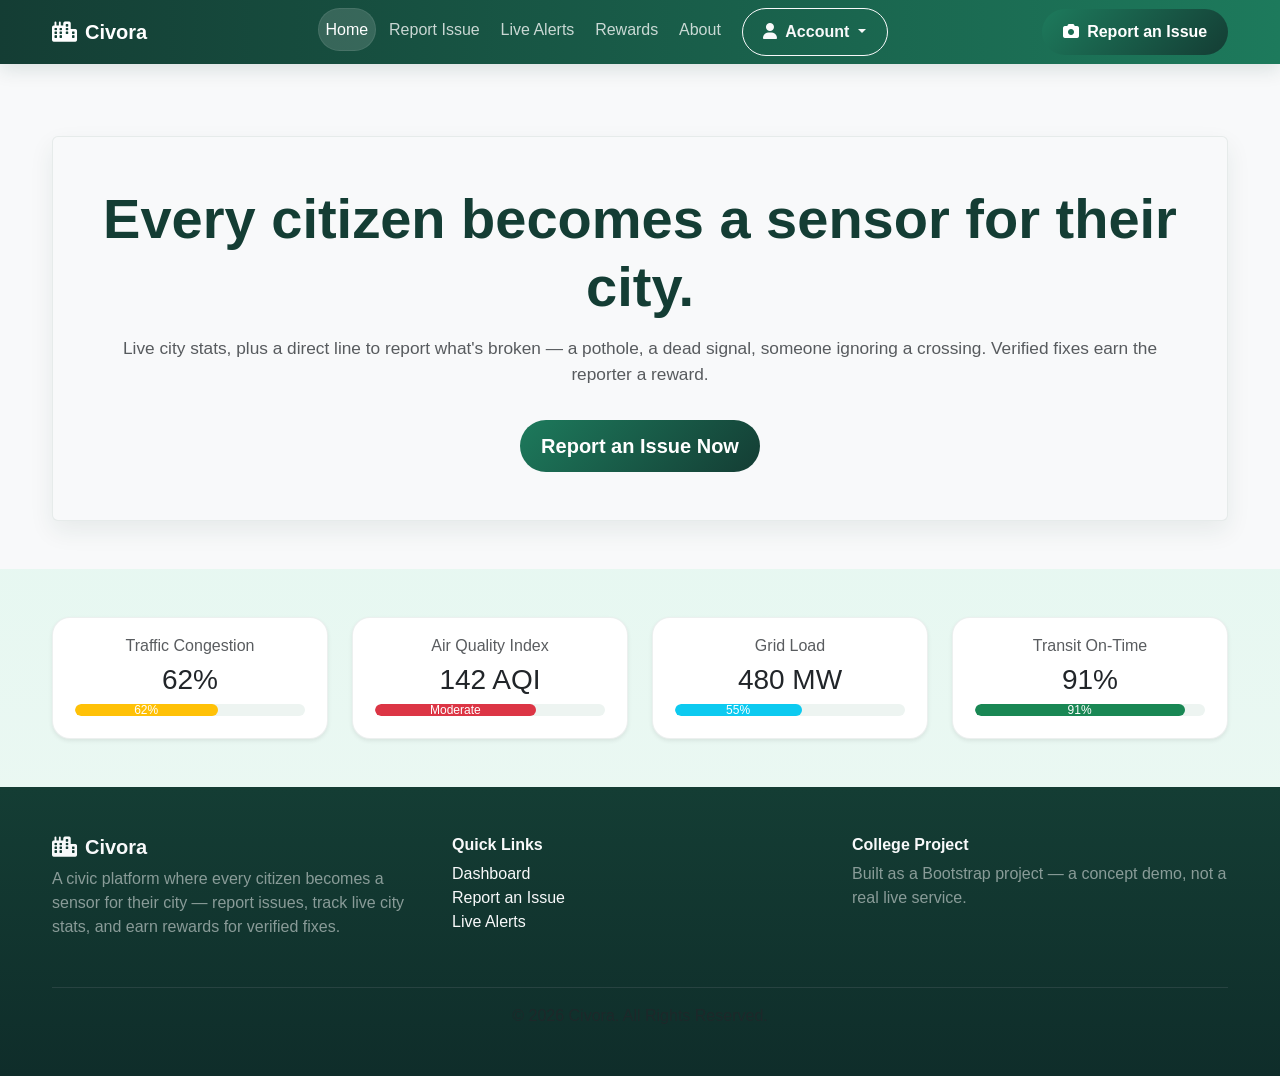
<file: index.html>
<!DOCTYPE html>
<html lang="en">
<head>
    <meta charset="UTF-8">
    <meta name="viewport" content="width=device-width, initial-scale=1.0">
    <link rel="stylesheet" href="https://cdnjs.cloudflare.com/ajax/libs/font-awesome/6.5.1/css/all.min.css">
    <link href="https://cdn.jsdelivr.net/npm/bootstrap@5.3.8/dist/css/bootstrap.min.css" rel="stylesheet">
    <link rel="stylesheet" href="style.css">
    <script src="https://cdn.jsdelivr.net/npm/bootstrap@5.3.8/dist/js/bootstrap.bundle.min.js"></script>
    <title>civora</title>
</head>
<body class="home">
<!-- navabr -->
  <nav class="navbar navbar-expand-lg navbar-dark bg-dark sticky-top">
  <div class="container">
    <a class="navbar-brand fw-bold" href="index.html">
      <i class="fa-solid fa-city me-2"></i>Civora
    </a>

    <button class="navbar-toggler" type="button" data-bs-toggle="collapse" data-bs-target="#mynavbar" aria-label="Toggle navigation">
      <span class="navbar-toggler-icon"></span>
    </button>

    <div class="collapse navbar-collapse" id="mynavbar">
      <ul class="navbar-nav mx-auto">
        <li class="nav-item"><a class="nav-link active" href="index.html">Home</a></li>
        <li class="nav-item"><a class="nav-link" href="report.html">Report Issue</a></li>
        <li class="nav-item"><a class="nav-link" href="alerts.html">Live Alerts</a></li>
        <li class="nav-item"><a class="nav-link " href="rewards.html">Rewards</a></li>
        <li class="nav-item"><a class="nav-link" href="about.html">About</a></li>
        <li class="nav-item dropdown">
  <a class="btn btn-outline-light dropdown-toggle ms-lg-2" href="#" role="button" data-bs-toggle="dropdown" aria-expanded="false">
    <i class="fa-solid fa-user me-1"></i> Account
  </a>
  <ul class="dropdown-menu dropdown-menu-end">
    <li><a class="dropdown-item" href="login.html">Login</a></li>
    <li><a class="dropdown-item" href="signup.html">Sign Up</a></li>
  </ul>
</li>
        
      </ul>

      <a href="report.html" class="btn btn-success">
        <i class="fa-solid fa-camera me-1"></i> Report an Issue
      </a>
    </div>
  </div>
</nav>

<!-- use Container, Jumbotron, and Typography -->
<div class="jumbotron bg-light text-center py-5">
 <div class="container mt-4">
  <div class="p-5 bg-light rounded text-center">
    <h1 class="display-4 fw-bold">Every citizen becomes a sensor for their city.</h1>
    <p class="lead text-muted mt-3">
      Live city stats, plus a direct line to report what's broken —
      a pothole, a dead signal, someone ignoring a crossing.
      Verified fixes earn the reporter a reward.
    </p>
    <a href="report.html" class="btn btn-success btn-lg mt-3">Report an Issue Now</a>
  </div>
</div>
</div>

<!-- Stat Cards Section: Grid (row/col-md/col-lg) + Cards + Progress Bars + Colors + Utilities (spacing/shadow) -->
<div class="container mt-5">
  <div class="row g-4">

    <div class="col-md-6 col-lg-3">
      <div class="card text-center shadow-sm">
        <div class="card-body">
          <h6 class="card-subtitle text-muted mb-2">Traffic Congestion</h6>
          <h3 class="card-title" id="trafficVal">62%</h3>
          <div class="progress">
            <div class="progress-bar bg-warning" id="trafficBar" style="width: 62%">62%</div>
          </div>
        </div>
      </div>
    </div>

    <div class="col-md-6 col-lg-3">
      <div class="card text-center shadow-sm">
        <div class="card-body">
          <h6 class="card-subtitle text-muted mb-2">Air Quality Index</h6>
          <h3 class="card-title" id="aqiVal">142 AQI</h3>
          <div class="progress">
            <div class="progress-bar bg-danger" id="aqiBar" style="width: 70%">Moderate</div>
          </div>
        </div>
      </div>
    </div>

    <div class="col-md-6 col-lg-3">
      <div class="card text-center shadow-sm">
        <div class="card-body">
          <h6 class="card-subtitle text-muted mb-2">Grid Load</h6>
          <h3 class="card-title" id="powerVal">480 MW</h3>
          <div class="progress">
            <div class="progress-bar bg-info" id="powerBar" style="width: 55%">55%</div>
          </div>
        </div>
      </div>
    </div>

    <div class="col-md-6 col-lg-3">
      <div class="card text-center shadow-sm">
        <div class="card-body">
          <h6 class="card-subtitle text-muted mb-2">Transit On-Time</h6>
          <h3 class="card-title" id="transitVal">91%</h3>
          <div class="progress">
            <div class="progress-bar bg-success" id="transitBar" style="width: 91%">91%</div>
          </div>
        </div>
      </div>
    </div>

  </div>
</div>


<!-- footer -->
<!-- uses Grid, Colors, and Typography, nothing new. -->
<footer class="bg-dark text-light py-5 mt-5">
  <div class="container">
    <div class="row">

      <div class="col-md-4 mb-3">
        <h5 class="fw-bold"><i class="fa-solid fa-city me-2"></i>Civora</h5>
        <p class="text-white-50">
          A civic platform where every citizen becomes a sensor for their city —
          report issues, track live city stats, and earn rewards for verified fixes.
        </p>
      </div>

      <div class="col-md-4 mb-3">
        <h6 class="fw-bold">Quick Links</h6>
        <ul class="list-unstyled">
          <li><a href="index.html" class="text-light text-decoration-none">Dashboard</a></li>
          <li><a href="report.html" class="text-light text-decoration-none">Report an Issue</a></li>
          <li><a href="alerts.html" class="text-light text-decoration-none">Live Alerts</a></li>
        </ul>
      </div>

      <div class="col-md-4 mb-3">
        <h6 class="fw-bold">College Project</h6>
        <p class="text-white-50 mb-0 ">
          Built as a Bootstrap project — a concept demo, not a real live service.
        </p>
      </div>

    </div>

    <hr class="border-secondary">

    <p class="text-center text-muted mb-0">© 2026 Civora. All Rights Reserved.</p>
  </div>
</footer>


<script src="script.js"></script>
</body>
</html>
</file>
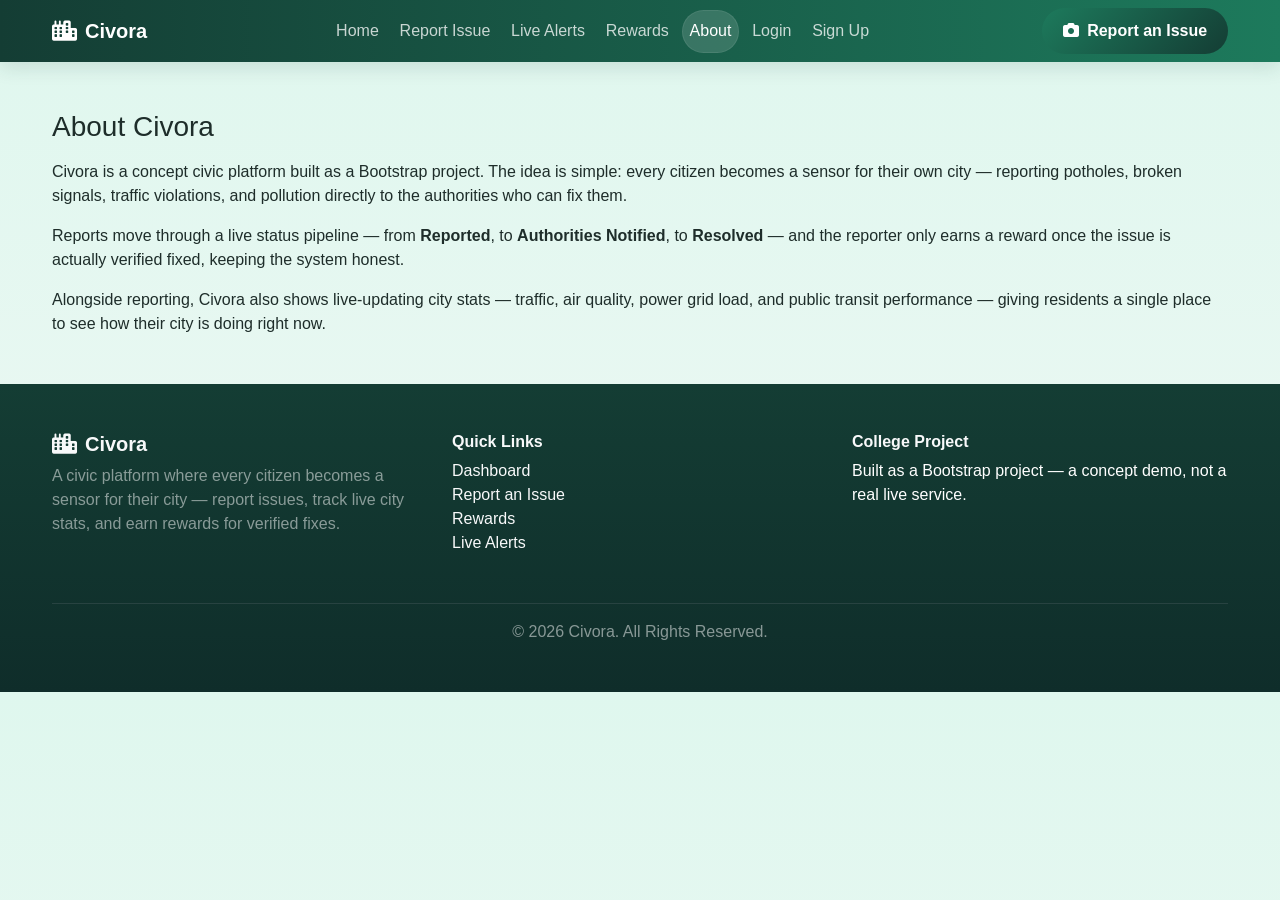
<file: about.html>
<!DOCTYPE html>
<html lang="en">
<head>
    <meta charset="UTF-8">
    <meta name="viewport" content="width=device-width, initial-scale=1.0">
    <link rel="stylesheet" href="https://cdnjs.cloudflare.com/ajax/libs/font-awesome/6.5.1/css/all.min.css">
    <link href="https://cdn.jsdelivr.net/npm/bootstrap@5.3.8/dist/css/bootstrap.min.css" rel="stylesheet">
    <link rel="stylesheet" href="style.css">
    <script src="https://cdn.jsdelivr.net/npm/bootstrap@5.3.8/dist/js/bootstrap.bundle.min.js"></script>
    <title>civora</title>
</head>
<body class="bg-light">

<!-- navbar (same as other pages, just active link changes to About) -->
<nav class="navbar navbar-expand-lg navbar-dark bg-dark sticky-top">
  <div class="container">
    <a class="navbar-brand fw-bold" href="index.html">
      <i class="fa-solid fa-city me-2"></i>Civora
    </a>
    <button class="navbar-toggler" type="button" data-bs-toggle="collapse" data-bs-target="#mynavbar" aria-label="Toggle navigation">
      <span class="navbar-toggler-icon"></span>
    </button>
    <div class="collapse navbar-collapse" id="mynavbar">
      <ul class="navbar-nav mx-auto">
        <li class="nav-item"><a class="nav-link" href="index.html">Home</a></li>
        <li class="nav-item"><a class="nav-link" href="report.html">Report Issue</a></li>
        <li class="nav-item"><a class="nav-link" href="alerts.html">Live Alerts</a></li>
        <li class="nav-item"><a class="nav-link" href="rewards.html">Rewards</a></li>
        <li class="nav-item"><a class="nav-link active" href="about.html">About</a></li>
        <li class="nav-item"><a class="nav-link" href="login.html">Login</a></li>
        <li class="nav-item"><a class="nav-link" href="signup.html">Sign Up</a></li>
      </ul>
      <a href="report.html" class="btn btn-success">
        <i class="fa-solid fa-camera me-1"></i> Report an Issue
      </a>
    </div>
  </div>
</nav>

<!-- About content -->
<div class="container mt-5 mb-5">
  <h3 class="mb-3">About Civora</h3>
  <p>
    Civora is a concept civic platform built as a Bootstrap project.
    The idea is simple: every citizen becomes a sensor for their own city —
    reporting potholes, broken signals, traffic violations, and pollution
    directly to the authorities who can fix them.
  </p>
  <p>
    Reports move through a live status pipeline — from <strong>Reported</strong>,
    to <strong>Authorities Notified</strong>, to <strong>Resolved</strong> —
    and the reporter only earns a reward once the issue is actually verified fixed,
    keeping the system honest.
  </p>
  <p>
    Alongside reporting, Civora also shows live-updating city stats — traffic,
    air quality, power grid load, and public transit performance — giving
    residents a single place to see how their city is doing right now.
  </p>
</div>

<!-- footer (same as other pages) -->
<footer class="bg-dark text-light py-5 mt-5">
  <div class="container">
    <div class="row">
      <div class="col-md-4 mb-3">
        <h5 class="fw-bold"><i class="fa-solid fa-city me-2"></i>Civora</h5>
        <p class="text-white-50">
          A civic platform where every citizen becomes a sensor for their city —
          report issues, track live city stats, and earn rewards for verified fixes.
        </p>
      </div>
      <div class="col-md-4 mb-3">
        <h6 class="fw-bold">Quick Links</h6>
        <ul class="list-unstyled">
          <li><a href="index.html" class="text-light text-decoration-none">Dashboard</a></li>
          <li><a href="report.html" class="text-light text-decoration-none">Report an Issue</a></li>
          <li><a href="rewards.html" class="text-light text-decoration-none">Rewards</a></li>
          <li><a href="alerts.html" class="text-light text-decoration-none">Live Alerts</a></li>
        </ul>
      </div>
      <div class="col-md-4 mb-3">
        <h6 class="fw-bold">College Project</h6>
        <p class="text-white mb-0">
          Built as a Bootstrap  project — a concept demo, not a real live service.
        </p>
      </div>
    </div>
    <hr class="border-secondary">
    <p class="text-center text-white-50 mb-0">© 2026 Civora. All Rights Reserved.</p>
  </div>
</footer>

</body>
</html>
</file>
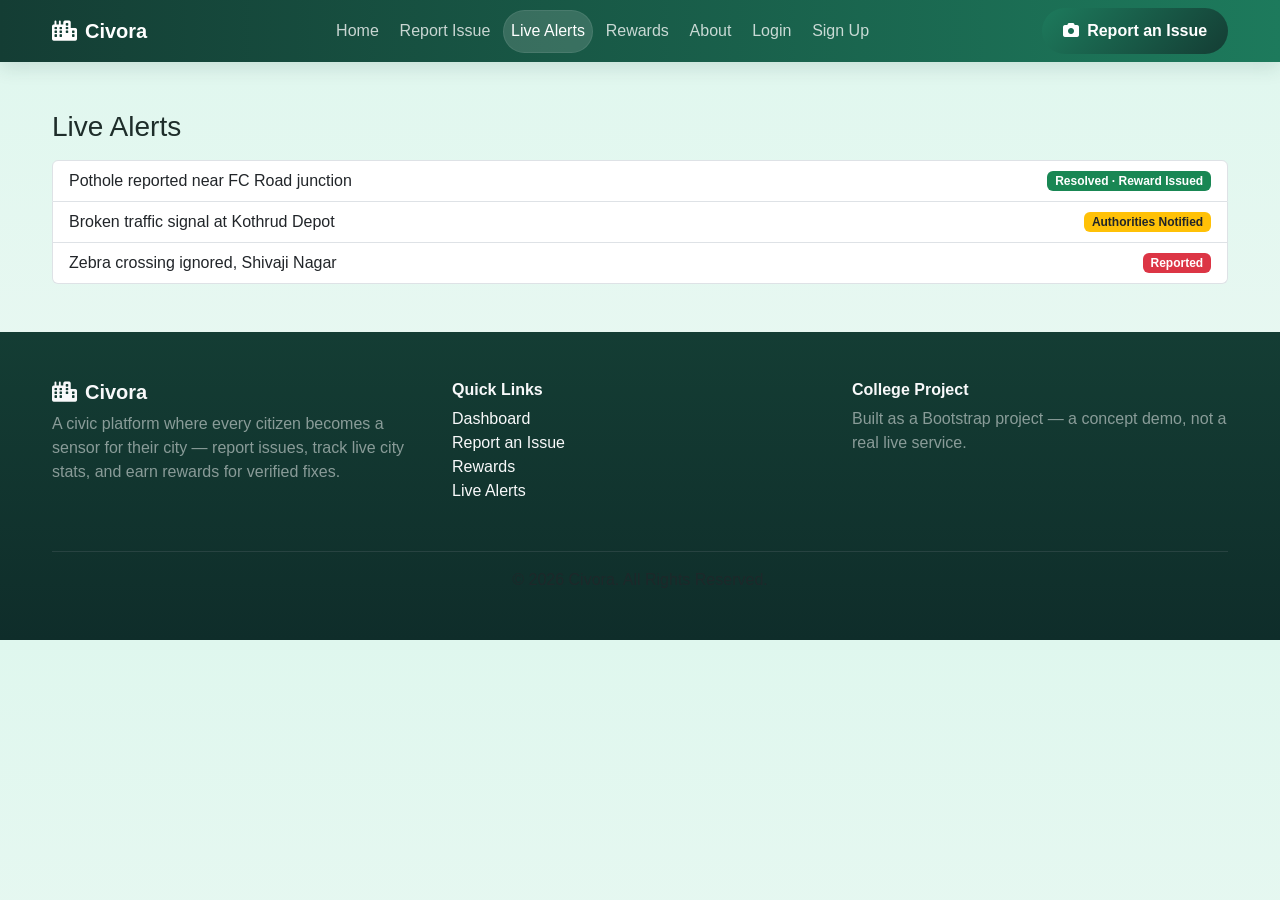
<file: alerts.html>
<!DOCTYPE html>
<html lang="en">
<head>
    <meta charset="UTF-8">
    <meta name="viewport" content="width=device-width, initial-scale=1.0">
    <link rel="stylesheet" href="https://cdnjs.cloudflare.com/ajax/libs/font-awesome/6.5.1/css/all.min.css">
    <link href="https://cdn.jsdelivr.net/npm/bootstrap@5.3.8/dist/css/bootstrap.min.css" rel="stylesheet">
    <link rel="stylesheet" href="style.css">
    <script src="https://cdn.jsdelivr.net/npm/bootstrap@5.3.8/dist/js/bootstrap.bundle.min.js"></script>
    <link rel="icon" href="https://twemoji.maxcdn.com/v/latest/72x72/1f3d9.png" type="image/png">
    <title>civora</title>
</head>
<body>
<!-- navabr -->
  <nav class="navbar navbar-expand-lg navbar-dark bg-dark sticky-top">
  <div class="container">
    <a class="navbar-brand fw-bold" href="index.html">
      <i class="fa-solid fa-city me-2"></i>Civora
    </a>

    <button class="navbar-toggler" type="button" data-bs-toggle="collapse" data-bs-target="#mynavbar" aria-label="Toggle navigation">
      <span class="navbar-toggler-icon"></span>
    </button>

    <div class="collapse navbar-collapse" id="mynavbar">
      <ul class="navbar-nav mx-auto">
        <li class="nav-item"><a class="nav-link" href="index.html">Home</a></li>
        <li class="nav-item"><a class="nav-link" href="report.html">Report Issue</a></li>
        <li class="nav-item"><a class="nav-link active" href="alerts.html">Live Alerts</a></li>
        <li class="nav-item"><a class="nav-link" href="rewards.html">Rewards</a></li>
        <li class="nav-item"><a class="nav-link" href="about.html">About</a></li>
        <li class="nav-item"><a class="nav-link" href="login.html">Login</a></li>
        <li class="nav-item"><a class="nav-link" href="signup.html">Sign Up</a></li>
      </ul>

      <a href="report.html" class="btn btn-success">
        <i class="fa-solid fa-camera me-1"></i> Report an Issue
      </a>
    </div>
  </div>
</nav>



<!-- List Groups, Badges, Colors   Basic List Groups -->
<div class="container mt-5" id="alerts">
  <h3 class="mb-3">Live Alerts</h3>
  <ul class="list-group">

    <li class="list-group-item d-flex justify-content-between align-items-center">
      Pothole reported near FC Road junction
      <span class="badge bg-success">Resolved · Reward Issued</span>
    </li>

    <li class="list-group-item d-flex justify-content-between align-items-center">
      Broken traffic signal at Kothrud Depot
      <span class="badge bg-warning text-dark">Authorities Notified</span>
    </li>

    <li class="list-group-item d-flex justify-content-between align-items-center">
      Zebra crossing ignored, Shivaji Nagar
      <span class="badge bg-danger">Reported</span>
    </li>

  </ul>
</div>

<!-- footer -->
<!-- uses Grid, Colors, and Typography, nothing new. -->
<footer class="bg-dark text-light py-5 mt-5">
  <div class="container">
    <div class="row">

      <div class="col-md-4 mb-3">
        <h5 class="fw-bold"><i class="fa-solid fa-city me-2"></i>Civora</h5>
        <p class="text-white-50">
          A civic platform where every citizen becomes a sensor for their city —
          report issues, track live city stats, and earn rewards for verified fixes.
        </p>
      </div>

      <div class="col-md-4 mb-3">
        <h6 class="fw-bold">Quick Links</h6>
        <ul class="list-unstyled">
          <li><a href="index.html" class="text-light text-decoration-none">Dashboard</a></li>
          <li><a href="report.html" class="text-light text-decoration-none">Report an Issue</a></li>
          <li><a href="rewards.html" class="text-light text-decoration-none">Rewards</a></li>
          <li><a href="alerts.html" class="text-light text-decoration-none">Live Alerts</a></li>
        </ul>
      </div>

      <div class="col-md-4 mb-3">
        <h6 class="fw-bold">College Project</h6>
        <p class="text-white-50 mb-0 ">
          Built as a Bootstrap project — a concept demo, not a real live service.
        </p>
      </div>

    </div>

    <hr class="border-secondary">

    <p class="text-center text-muted mb-0">© 2026 Civora. All Rights Reserved.</p>
  </div>
</footer>


<script src="script.js"></script>
</body>
</html>
</file>
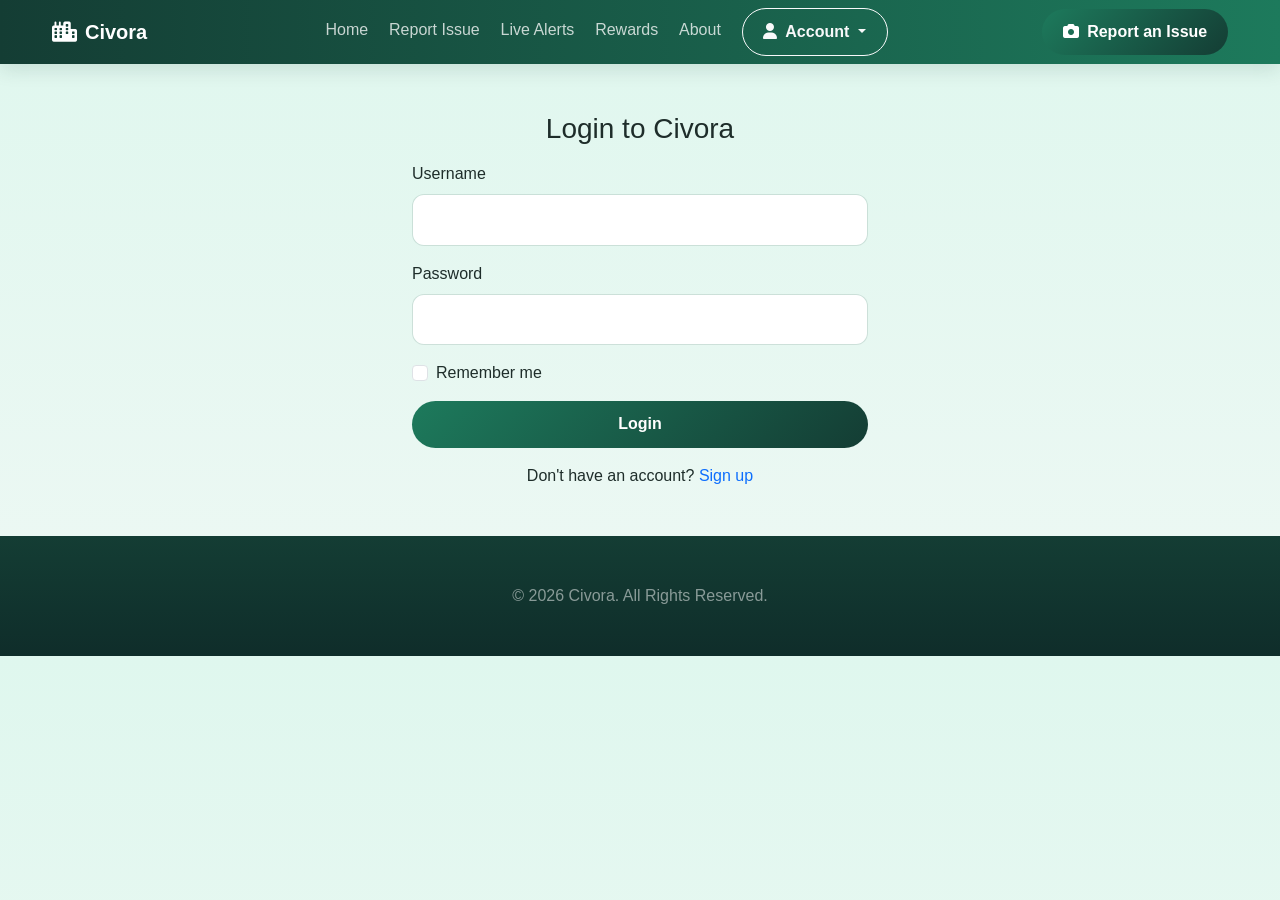
<file: login.html>
<!DOCTYPE html>
<html lang="en">
<head>
    <meta charset="UTF-8">
    <meta name="viewport" content="width=device-width, initial-scale=1.0">
    <link rel="stylesheet" href="https://cdnjs.cloudflare.com/ajax/libs/font-awesome/6.5.1/css/all.min.css">
    <link href="https://cdn.jsdelivr.net/npm/bootstrap@5.3.8/dist/css/bootstrap.min.css" rel="stylesheet">
    <link rel="stylesheet" href="style.css">
    <script src="https://cdn.jsdelivr.net/npm/bootstrap@5.3.8/dist/js/bootstrap.bundle.min.js"></script>
    <title>Civora — Login</title>
</head>
<body class="home">

<nav class="navbar navbar-expand-lg navbar-dark bg-dark sticky-top">
  <div class="container">
    <a class="navbar-brand fw-bold" href="index.html">
      <i class="fa-solid fa-city me-2"></i>Civora
    </a>
    <button class="navbar-toggler" type="button" data-bs-toggle="collapse" data-bs-target="#mynavbar" aria-label="Toggle navigation">
      <span class="navbar-toggler-icon"></span>
    </button>
    <div class="collapse navbar-collapse" id="mynavbar">
      <ul class="navbar-nav mx-auto">
        <li class="nav-item"><a class="nav-link" href="index.html">Home</a></li>
        <li class="nav-item"><a class="nav-link" href="report.html">Report Issue</a></li>
        <li class="nav-item"><a class="nav-link" href="alerts.html">Live Alerts</a></li>
        <li class="nav-item"><a class="nav-link" href="rewards.html">Rewards</a></li>
        <li class="nav-item"><a class="nav-link" href="about.html">About</a></li>
        <li class="nav-item dropdown">
          <a class="btn btn-outline-light dropdown-toggle ms-lg-2" href="#" role="button" data-bs-toggle="dropdown" aria-expanded="false">
            <i class="fa-solid fa-user me-1"></i> Account
          </a>
          <ul class="dropdown-menu dropdown-menu-end">
            <li><a class="dropdown-item" href="login.html">Login</a></li>
            <li><a class="dropdown-item" href="signup.html">Sign Up</a></li>
          </ul>
        </li>
      </ul>

      <a href="report.html" class="btn btn-success">
        <i class="fa-solid fa-camera me-1"></i> Report an Issue
      </a>
    </div>
  </div>
</nav>

<div class="container mt-5 mb-5" style="max-width: 480px;">
  <h3 class="mb-3 text-center">Login to Civora</h3>

  <form id="loginForm">
    <div class="mb-3">
      <label for="username" class="form-label">Username</label>
      <input type="text" class="form-control" id="username" required>
    </div>

    <div class="mb-3">
      <label for="password" class="form-label">Password</label>
      <input type="password" class="form-control" id="password" required>
    </div>

    <div class="mb-3 form-check">
      <input type="checkbox" class="form-check-input" id="remember">
      <label class="form-check-label" for="remember">Remember me</label>
    </div>

    <button type="submit" class="btn btn-success w-100">Login</button>

    <p class="text-center mt-3">
      Don't have an account? <a href="signup.html">Sign up</a>
    </p>
  </form>
</div>

<footer class="bg-dark text-light py-5 mt-5">
  <div class="container">
    <p class="text-center text-white-50 mb-0">© 2026 Civora. All Rights Reserved.</p>
  </div>
</footer>
<script src="script.js"></script>
</body>
</html>
</file>
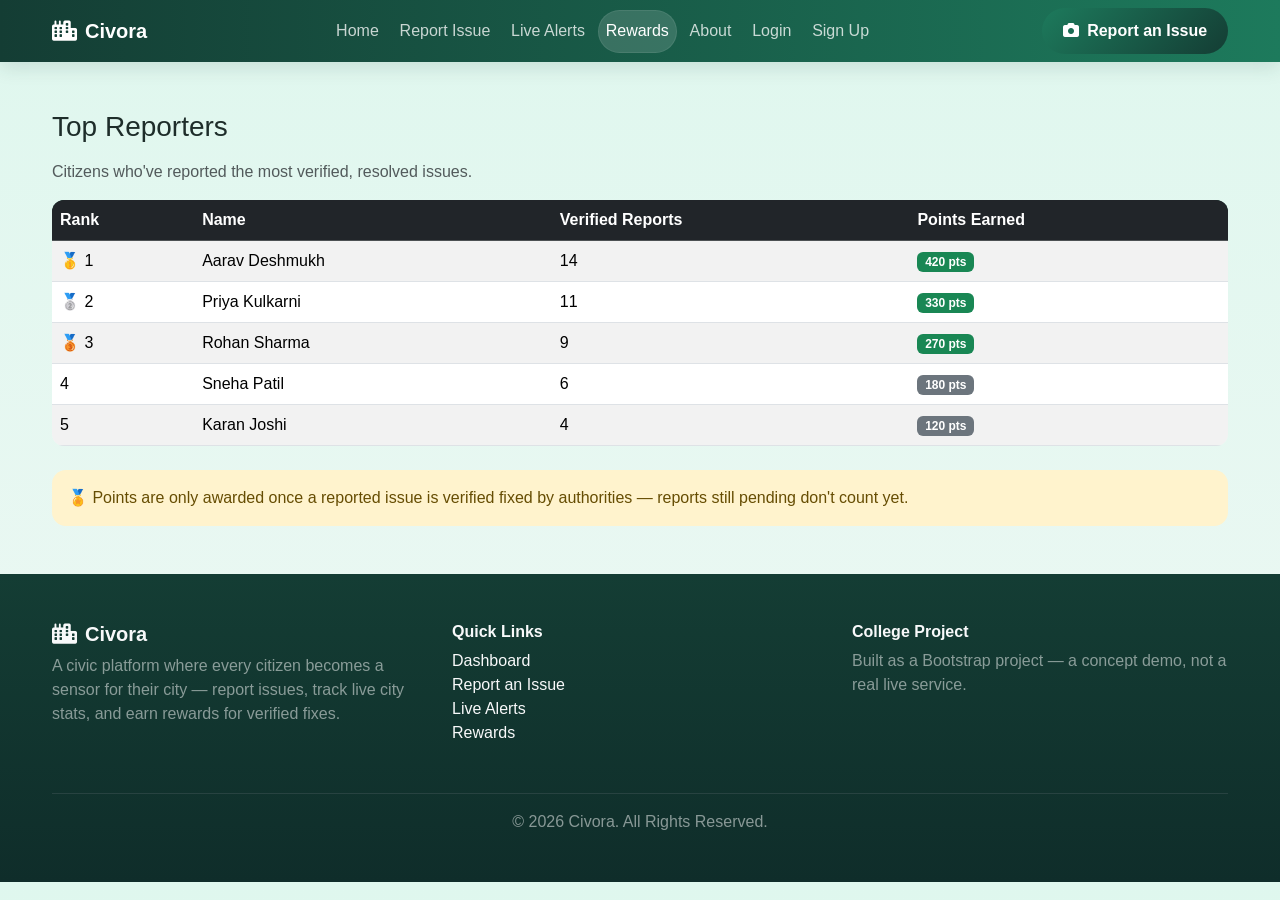
<file: rewards.html>
<!DOCTYPE html>
<html lang="en">
<head>
    <meta charset="UTF-8">
    <meta name="viewport" content="width=device-width, initial-scale=1.0">
    <link rel="stylesheet" href="https://cdnjs.cloudflare.com/ajax/libs/font-awesome/6.5.1/css/all.min.css">
    <link href="https://cdn.jsdelivr.net/npm/bootstrap@5.3.8/dist/css/bootstrap.min.css" rel="stylesheet">
    <link rel="stylesheet" href="style.css">
    <script src="https://cdn.jsdelivr.net/npm/bootstrap@5.3.8/dist/js/bootstrap.bundle.min.js"></script>
    <title>civora</title>
</head>
<body class="bg-light">

<!-- navbar (same as other pages, active link changes to Rewards) -->
<nav class="navbar navbar-expand-lg navbar-dark bg-dark sticky-top">
  <div class="container">
    <a class="navbar-brand fw-bold" href="index.html">
      <i class="fa-solid fa-city me-2"></i>Civora
    </a>
    <button class="navbar-toggler" type="button" data-bs-toggle="collapse" data-bs-target="#mynavbar" aria-label="Toggle navigation">
      <span class="navbar-toggler-icon"></span>
    </button>
    <div class="collapse navbar-collapse" id="mynavbar">
      <ul class="navbar-nav mx-auto">
        <li class="nav-item"><a class="nav-link" href="index.html">Home</a></li>
        <li class="nav-item"><a class="nav-link" href="report.html">Report Issue</a></li>
        <li class="nav-item"><a class="nav-link" href="alerts.html">Live Alerts</a></li>
        <li class="nav-item"><a class="nav-link active" href="rewards.html">Rewards</a></li>
        <li class="nav-item"><a class="nav-link" href="about.html">About</a></li>
        <li class="nav-item"><a class="nav-link" href="login.html">Login</a></li>
        <li class="nav-item"><a class="nav-link" href="signup.html">Sign Up</a></li>
      </ul>
      <a href="report.html" class="btn btn-success">
        <i class="fa-solid fa-camera me-1"></i> Report an Issue
      </a>
    </div>
  </div>
</nav>

<!-- Rewards / Leaderboard content -->
<div class="container mt-5 mb-5">
  <h3 class="mb-3">Top Reporters</h3>
  <p class="text-muted">Citizens who've reported the most verified, resolved issues.</p>

  <table class="table table-striped table-hover align-middle">
    <thead class="table-dark">
      <tr>
        <th>Rank</th>
        <th>Name</th>
        <th>Verified Reports</th>
        <th>Points Earned</th>
      </tr>
    </thead>
    <tbody>
      <tr>
        <td>🥇 1</td>
        <td>Aarav Deshmukh</td>
        <td>14</td>
        <td><span class="badge bg-success">420 pts</span></td>
      </tr>
      <tr>
        <td>🥈 2</td>
        <td>Priya Kulkarni</td>
        <td>11</td>
        <td><span class="badge bg-success">330 pts</span></td>
      </tr>
      <tr>
        <td>🥉 3</td>
        <td>Rohan Sharma</td>
        <td>9</td>
        <td><span class="badge bg-success">270 pts</span></td>
      </tr>
      <tr>
        <td>4</td>
        <td>Sneha Patil</td>
        <td>6</td>
        <td><span class="badge bg-secondary">180 pts</span></td>
      </tr>
      <tr>
        <td>5</td>
        <td>Karan Joshi</td>
        <td>4</td>
        <td><span class="badge bg-secondary">120 pts</span></td>
      </tr>
    </tbody>
  </table>

  <div class="alert alert-warning mt-4">
    🏅 Points are only awarded once a reported issue is verified fixed by authorities — reports still pending don't count yet.
  </div>
</div>

<!-- footer (same as other pages) -->
<footer class="bg-dark text-light py-5 mt-5">
  <div class="container">
    <div class="row">
      <div class="col-md-4 mb-3">
        <h5 class="fw-bold"><i class="fa-solid fa-city me-2"></i>Civora</h5>
        <p class="text-white-50">
          A civic platform where every citizen becomes a sensor for their city —
          report issues, track live city stats, and earn rewards for verified fixes.
        </p>
      </div>
      <div class="col-md-4 mb-3">
        <h6 class="fw-bold">Quick Links</h6>
        <ul class="list-unstyled">
          <li><a href="index.html" class="text-light text-decoration-none">Dashboard</a></li>
          <li><a href="report.html" class="text-light text-decoration-none">Report an Issue</a></li>
          <li><a href="alerts.html" class="text-light text-decoration-none">Live Alerts</a></li>
          <li><a href="rewards.html" class="text-light text-decoration-none">Rewards</a></li>
        </ul>
      </div>
      <div class="col-md-4 mb-3">
        <h6 class="fw-bold">College Project</h6>
        <p class="text-white-50 mb-0">
          Built as a Bootstrap project — a concept demo, not a real live service.
        </p>
      </div>
    </div>
    <hr class="border-secondary">
    <p class="text-center text-white-50 mb-0">© 2026 Civora. All Rights Reserved.</p>
  </div>
</footer>
<script src="script.js"></script>
</body>
</html>
</file>
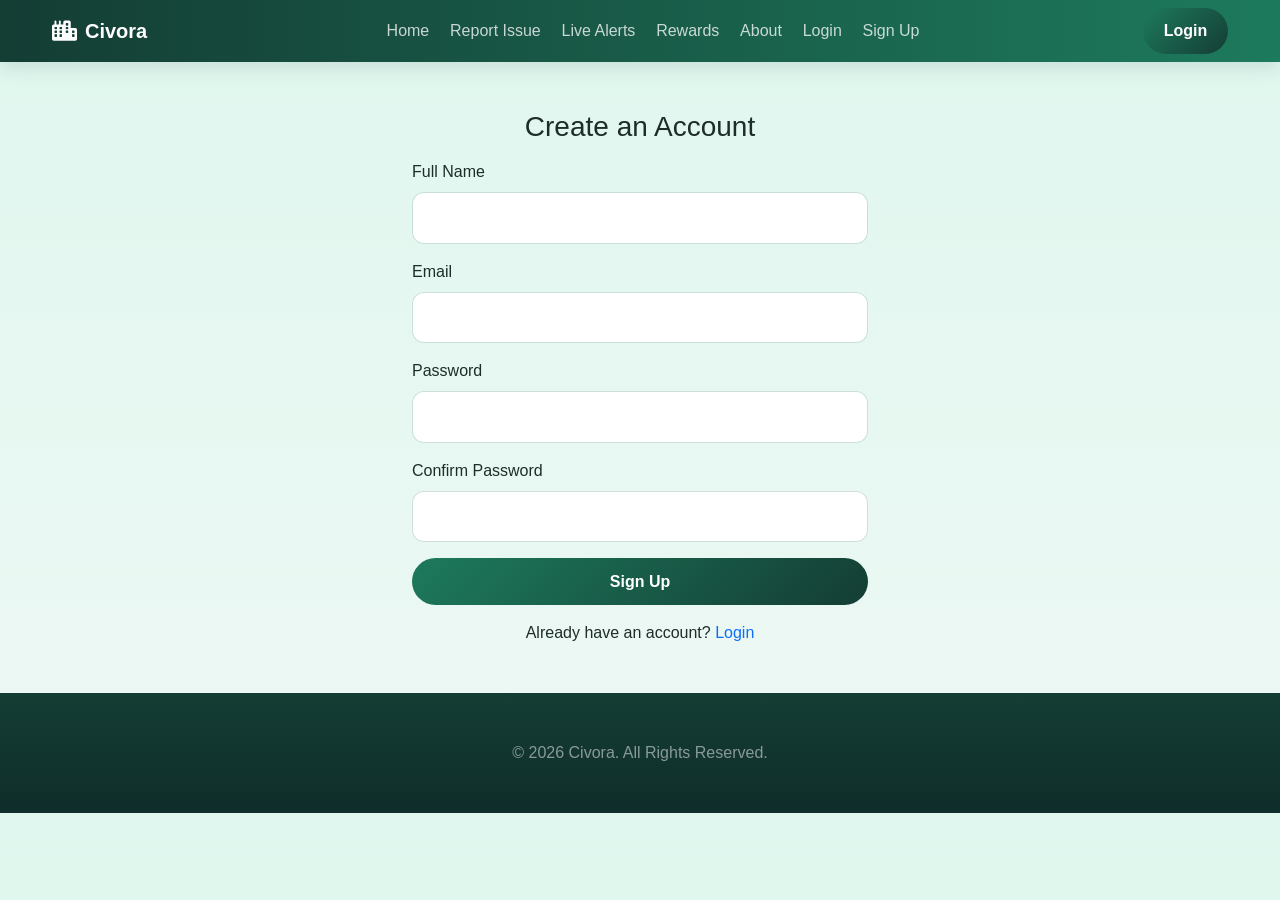
<file: signup.html>
<!DOCTYPE html>
<html lang="en">
<head>
    <meta charset="UTF-8">
    <meta name="viewport" content="width=device-width, initial-scale=1.0">
    <link rel="stylesheet" href="https://cdnjs.cloudflare.com/ajax/libs/font-awesome/6.5.1/css/all.min.css">
    <link href="https://cdn.jsdelivr.net/npm/bootstrap@5.3.8/dist/css/bootstrap.min.css" rel="stylesheet">
    <link rel="stylesheet" href="style.css">
    <script src="https://cdn.jsdelivr.net/npm/bootstrap@5.3.8/dist/js/bootstrap.bundle.min.js"></script>
    <title>Civora — Sign Up</title>
</head>
<body class="home">

<nav class="navbar navbar-expand-lg navbar-dark bg-dark sticky-top">
  <div class="container">
    <a class="navbar-brand fw-bold" href="index.html">
      <i class="fa-solid fa-city me-2"></i>Civora
    </a>
    <button class="navbar-toggler" type="button" data-bs-toggle="collapse" data-bs-target="#mynavbar" aria-label="Toggle navigation">
      <span class="navbar-toggler-icon"></span>
    </button>
    <div class="collapse navbar-collapse" id="mynavbar">
      <ul class="navbar-nav mx-auto">
        <li class="nav-item"><a class="nav-link" href="index.html">Home</a></li>
        <li class="nav-item"><a class="nav-link" href="report.html">Report Issue</a></li>
        <li class="nav-item"><a class="nav-link" href="alerts.html">Live Alerts</a></li>
        <li class="nav-item"><a class="nav-link" href="rewards.html">Rewards</a></li>
        <li class="nav-item"><a class="nav-link" href="about.html">About</a></li>
        <li class="nav-item"><a class="nav-link" href="login.html">Login</a></li>
        <li class="nav-item"><a class="nav-link" href="signup.html">Sign Up</a></li>
      </ul>
      <a href="login.html" class="btn btn-success">Login</a>
    </div>
  </div>
</nav>

<div class="container mt-5 mb-5" style="max-width: 480px;">
  <h3 class="mb-3 text-center">Create an Account</h3>

  <form>
    <div class="mb-3">
      <label for="fullname" class="form-label">Full Name</label>
      <input type="text" class="form-control" id="fullname" required>
    </div>

    <div class="mb-3">
      <label for="email" class="form-label">Email</label>
      <input type="email" class="form-control" id="email" required>
    </div>

    <div class="mb-3">
      <label for="signupPassword" class="form-label">Password</label>
      <input type="password" class="form-control" id="signupPassword" required>
    </div>

    <div class="mb-3">
      <label for="confirmPassword" class="form-label">Confirm Password</label>
      <input type="password" class="form-control" id="confirmPassword" required>
    </div>

    <button type="submit" class="btn btn-success w-100">Sign Up</button>

    <p class="text-center mt-3">
      Already have an account? <a href="login.html">Login</a>
    </p>
  </form>
</div>

<footer class="bg-dark text-light py-5 mt-5">
  <div class="container">
    <p class="text-center text-white-50 mb-0">© 2026 Civora. All Rights Reserved.</p>
  </div>
</footer>

</body>
</html>
</file>
<file: style.css>
* {
  margin: 0;
  padding: 0;
}


:root {
  --green-1: #143d34;
  --green-2: #1d7a5c;
  --green-3: #dff7ee;
  --bg: #f5faf7;
  --white: #ffffff;
  --text: #1e2d2a;
  --muted: #60706d;
  --border: rgba(20, 61, 52, 0.08);
  --shadow: 0 10px 25px rgba(20, 61, 52, 0.08);
}

body {
  background: linear-gradient(180deg, var(--green-3) 0%, #eef8f4 100%);
  color: var(--text);
  font-family: "Segoe UI", Tahoma, Geneva, Verdana, sans-serif;
}

a {
  text-decoration: none;
}

.navbar {
  background: linear-gradient(90deg, var(--green-1) 0%, var(--green-2) 100%) !important;
  box-shadow: 0 6px 18px rgba(20, 61, 52, 0.12);
}

.navbar-brand,
.navbar .nav-link {
  color: #fff !important;
}

.navbar .nav-link {
  font-weight: 500;
  opacity: 0.9;
}

.navbar .nav-link:hover,
.navbar .nav-link.active {
  opacity: 1;
}

.btn {
  border-radius: 999px;
  padding: 0.7rem 1.3rem;
  font-weight: 600;
  transition: 0.2s ease;
}

.btn-success {
  background: linear-gradient(135deg, var(--green-2) 0%, var(--green-1) 100%);
  border: none;
  color: #fff;
}

.btn-success:hover {
  transform: translateY(-2px);
  box-shadow: 0 10px 22px rgba(29, 122, 92, 0.22);
}

.card {
  border: 1px solid var(--border);
  border-radius: 18px;
  background: var(--white);
  box-shadow: var(--shadow);
  transition: transform 0.2s ease, box-shadow 0.2s ease;
}

.card:hover {
  transform: translateY(-4px);
  box-shadow: 0 18px 30px rgba(20, 61, 52, 0.1);
}

.card-body {
  padding: 1.35rem;
}

.container {
  max-width: 1200px;
}

.jumbotron .p-5 {
  background: rgba(255, 255, 255, 0.8);
  border: 1px solid var(--border);
  border-radius: 24px;
  box-shadow: var(--shadow);
}

.jumbotron h1 {
  color: var(--green-1);
  font-weight: 800;
}

.jumbotron .lead {
  color: var(--muted);
  font-size: 1.08rem;
}

.progress {
  height: 12px;
  border-radius: 999px;
  background-color: #edf4f1;
}

.progress-bar {
  border-radius: 999px;
}

footer {
  background: linear-gradient(180deg, var(--green-1) 0%, #0f2d2a 100%);
  color: #fff;
}

footer a {
  color: rgba(255, 255, 255, 0.8);
}

footer a:hover {
  color: #fff;
}

.form-control,
.form-select,
textarea {
  border-radius: 12px;
  border: 1px solid rgba(20, 61, 52, 0.12);
  padding: 0.8rem 0.9rem;
  box-shadow: none;
}

.form-control:focus,
.form-select:focus,
textarea:focus {
  border-color: var(--green-2);
  box-shadow: 0 0 0 0.2rem rgba(29, 122, 92, 0.12);
}

.section-box {
  background: rgba(255, 255, 255, 0.8);
  border: 1px solid var(--border);
  border-radius: 20px;
  padding: 1.5rem;
  box-shadow: var(--shadow);
}

.table {
  border-radius: 12px;
  overflow: hidden;
}

.table thead {
  background: var(--green-1);
  color: #fff;
}

.alert {
  border-radius: 14px;
  border: none;
}

.navbar-nav .nav-item {
  margin: 0 0.15rem;
}

.navbar-nav .nav-link {
  padding: 0.6rem 0.9rem;
  border-radius: 999px;
  transition: all 0.2s ease;
  color: rgba(255, 255, 255, 0.85) !important;
}

.navbar-nav .nav-link:hover {
  background: rgba(255, 255, 255, 0.08);
  color: #ffffff !important;
}

.navbar-nav .nav-link.active {
  background: rgba(255, 255, 255, 0.14);
  color: #ffffff !important;
  box-shadow: inset 0 0 0 1px rgba(255, 255, 255, 0.08);
}

@media (max-width: 768px) {
  .navbar-brand {
    font-size: 1.2rem;
  }

  .jumbotron .p-5 {
    padding: 2rem 1rem !important;
  }

  .btn {
    width: 100%;
  }
}
</file>
